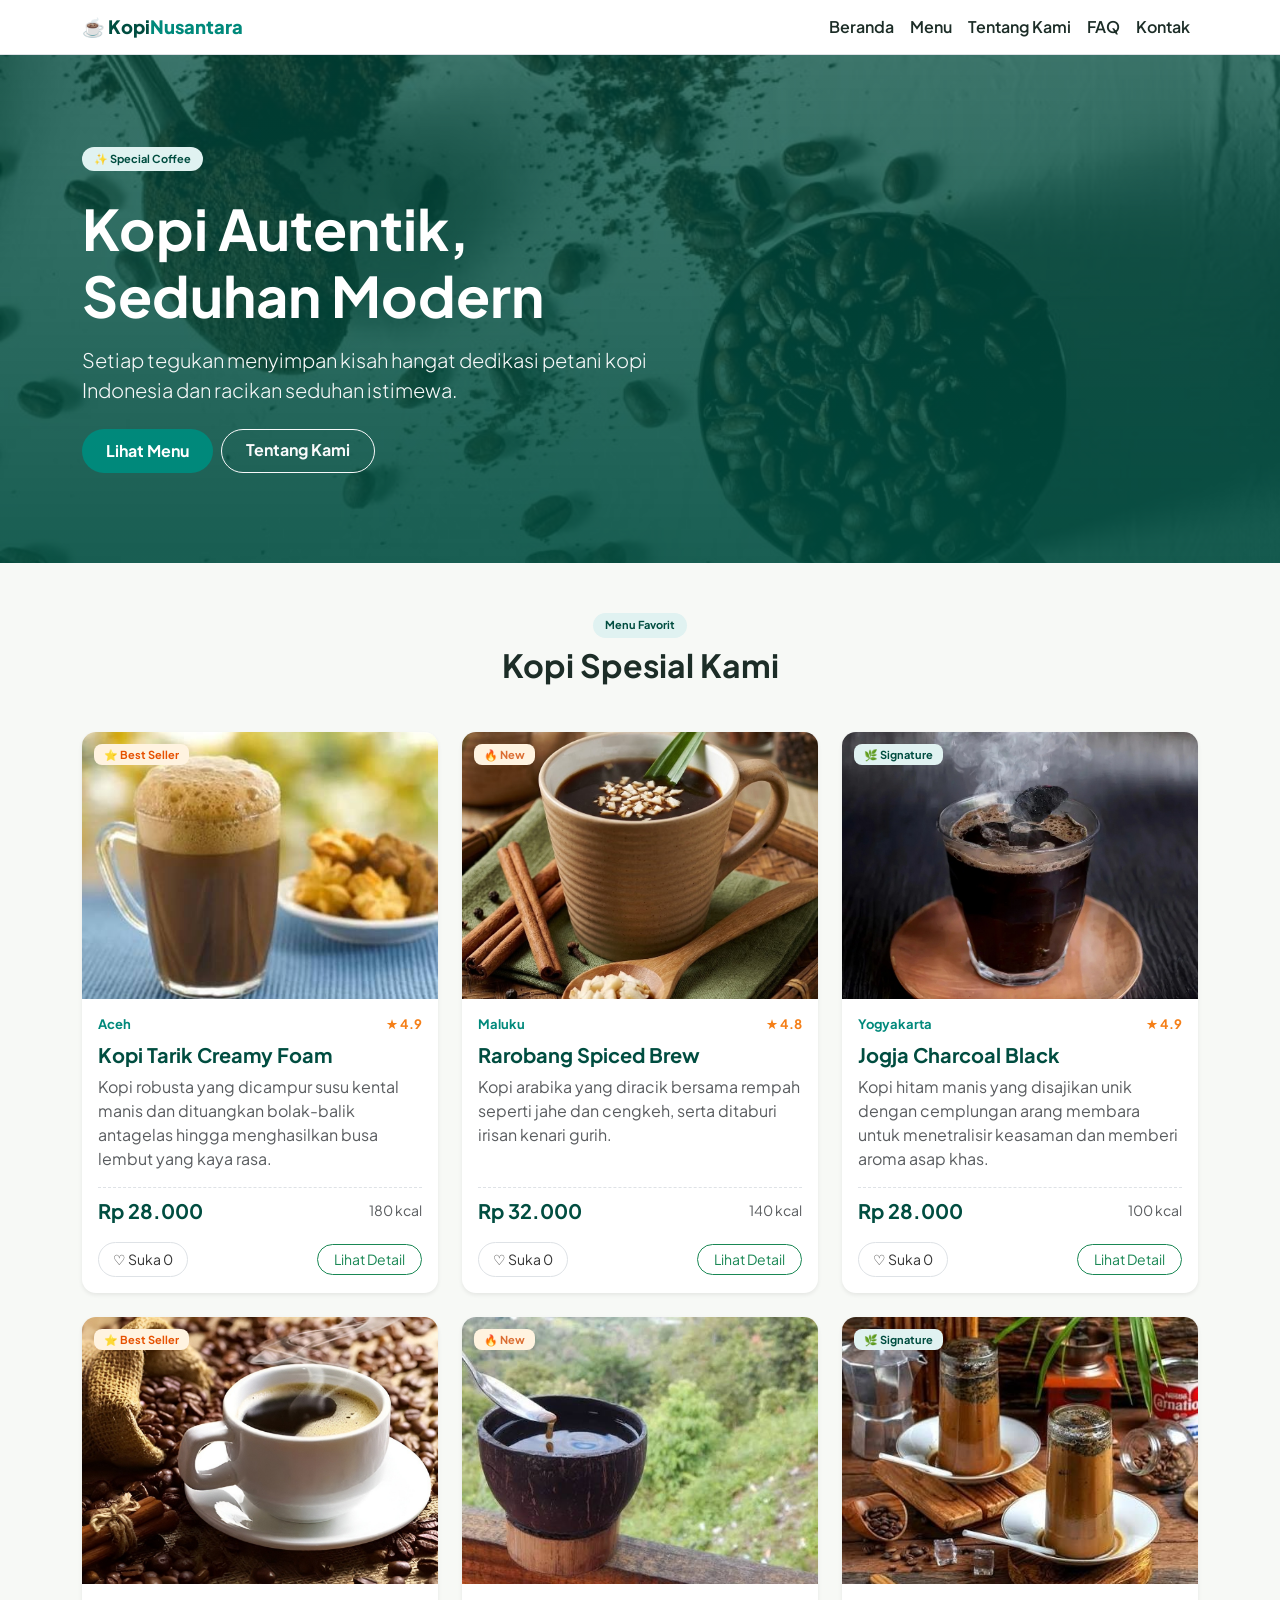
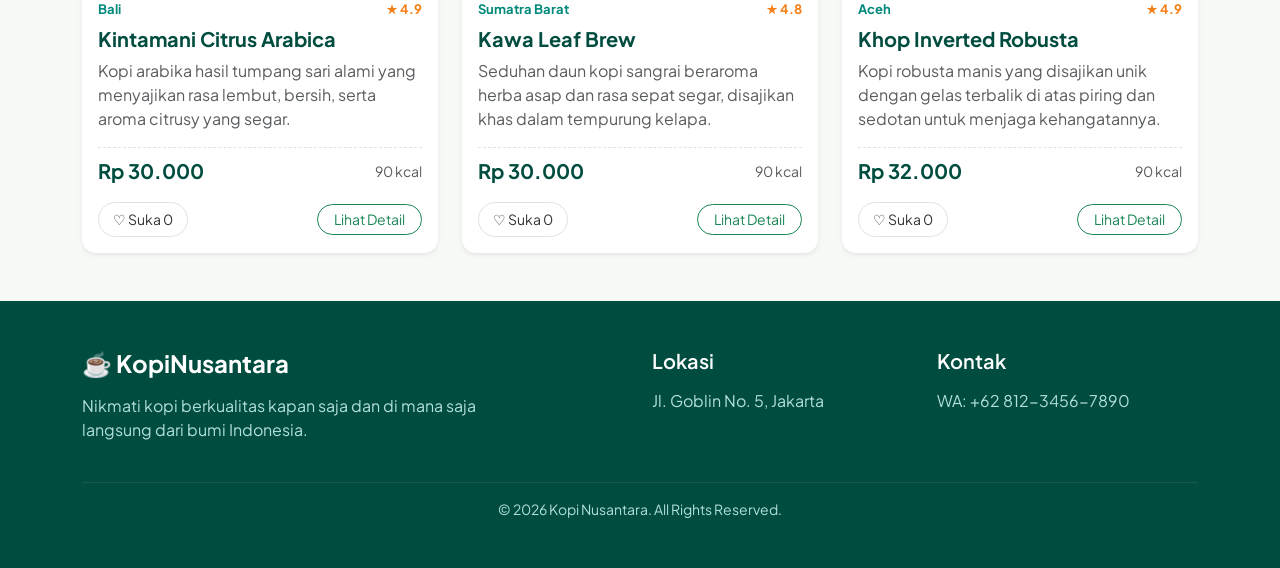
<file: KopiNusantara-Pert6-kel5/index.html>
<!DOCTYPE html>
<html lang="id">
<head>
    <meta charset="UTF-8">
    <meta name="viewport" content="width=device-width, initial-scale=1.0">
    <title>Kopi Nusantara - Kelompok 5</title>
    
    <link rel="preconnect" href="https://fonts.googleapis.com">
    <link rel="preconnect" href="https://fonts.gstatic.com" crossorigin>
    <link href="https://fonts.googleapis.com/css2?family=Plus+Jakarta+Sans:wght@400;500;600;700;800&display=swap" rel="stylesheet">
    <link href="https://cdn.jsdelivr.net/npm/bootstrap@5.3.3/dist/css/bootstrap.min.css" rel="stylesheet">
    <link rel="stylesheet" href="style.css">
</head>
<body>

    <!-- Navigation -->
    <nav class="navbar navbar-expand-lg navbar-light bg-white sticky-top border-bottom">
        <div class="container">
            <a class="navbar-brand logo" href="#">☕ Kopi<b>Nusantara</b></a>
            
            <button class="navbar-toggler" type="button" data-bs-toggle="collapse" data-bs-target="#navMenu" aria-controls="navMenu" aria-expanded="false" aria-label="Toggle navigation">
                <span class="navbar-toggler-icon"></span>
            </button>
            
            <div class="collapse navbar-collapse justify-content-end" id="navMenu">
                <ul class="navbar-nav">
                    <li class="nav-item"><a class="nav-link" href="#beranda">Beranda</a></li>
                    <li class="nav-item"><a class="nav-link" href="#menu">Menu</a></li>
                    <li class="nav-item"><a class="nav-link" href="#tentang">Tentang Kami</a></li>
                    <li class="nav-item"><a class="nav-link" href="#faq">FAQ</a></li>
                    <li class="nav-item"><a class="nav-link" href="#kontak">Kontak</a></li>
                </ul>
            </div>
        </div>
    </nav>

    <!-- Header -->
    <header id="beranda" class="hero-section text-white d-flex align-items-center">
        <div class="container text-center text-lg-start">
            <div class="row align-items-center">
                <div class="col-lg-7">
                    <span class="tag mb-3">✨ Special Coffee</span>
                    <h1 class="display-4 fw-bold mt-2 mb-3">Kopi Autentik,<br>Seduhan Modern</h1>
                    <p class="lead mb-4 text-light">Setiap tegukan menyimpan kisah hangat dedikasi petani kopi Indonesia dan racikan seduhan istimewa.</p>
                    <div class="d-flex flex-column flex-sm-row gap-2 justify-content-center justify-content-lg-start">
                        <a href="#menu" class="btn btn-coffee">Lihat Menu</a>
                        <a href="#tentang" class="btn btn-outline-light rounded-pill px-4 py-2 fw-bold">Tentang Kami</a>
                    </div>
                </div>
            </div>
        </div>
    </header>

<!-- Container Menu -->
    <section id="menu" class="py-5">
        <div class="container">
            <div class="text-center mb-5">
                <span class="tag">Menu Favorit</span>
                <h2 class="fw-bold mt-2">Kopi Spesial Kami</h2>
            </div>

            <div class="row g-4">
                
                <!-- Menu 1 -->
                <div class="col-12 col-md-6 col-lg-4">
                    <div class="card h-100 product-card shadow-sm border-0">
                        <div class="img-box position-relative">
                            <span class="badge badge-bestseller">⭐ Best Seller</span>
                            <img src="assets/kopitarik.jpeg" alt="Kopi Tarik" class="card-img-top">
                        </div>
                        <div class="card-body d-flex flex-column">
                            <div class="d-flex justify-content-between align-items-center mb-2">
                                <span class="daerah fw-bold">Aceh</span>
                                <span class="rate fw-bold">★ 4.9</span>
                            </div>
                            <h5 class="card-title fw-bold text-dark-green">Kopi Tarik Creamy Foam</h5>
                            <p class="card-text text-muted flex-grow-1">Kopi robusta yang dicampur susu kental manis dan dituangkan bolak-balik antagelas hingga menghasilkan busa lembut yang kaya rasa.</p>
                            <div class="d-flex justify-content-between align-items-center pt-2 border-top border-dashed mb-3">
                                <span class="harga fw-bold fs-5">Rp 28.000</span>
                                <span class="text-muted small">180 kcal</span>
                            </div>
                            <div class="d-flex justify-content-between align-items-center">
                                <button class="like-btn" type="button">
                                    <span class="heart">♡</span> <span class="like-text">Suka</span> <span class="like-count">0</span>
                                </button>
                                <button class="btn btn-sm btn-outline-success rounded-pill px-3" data-bs-toggle="modal" data-bs-target="#modalKopiTarik">
                                    Lihat Detail
                                </button>
                            </div>
                        </div>
                    </div>
                </div>

                <!-- Menu 2 -->
                <div class="col-12 col-md-6 col-lg-4">
                    <div class="card h-100 product-card shadow-sm border-0">
                        <div class="img-box position-relative">
                            <span class="badge badge-new">🔥 New</span>
                            <img src="assets/kopirarobang.jpeg" alt="Kopi Rarobang" class="card-img-top">
                        </div>
                        <div class="card-body d-flex flex-column">
                            <div class="d-flex justify-content-between align-items-center mb-2">
                                <span class="daerah fw-bold">Maluku</span>
                                <span class="rate fw-bold">★ 4.8</span>
                            </div>
                            <h5 class="card-title fw-bold text-dark-green">Rarobang Spiced Brew</h5>
                            <p class="card-text text-muted flex-grow-1">Kopi arabika yang diracik bersama rempah seperti jahe dan cengkeh, serta ditaburi irisan kenari gurih.</p>
                            <div class="d-flex justify-content-between align-items-center pt-2 border-top border-dashed mb-3">
                                <span class="harga fw-bold fs-5">Rp 32.000</span>
                                <span class="text-muted small">140 kcal</span>
                            </div>
                            <div class="d-flex justify-content-between align-items-center">
                                <button class="like-btn" type="button">
                                    <span class="heart">♡</span> <span class="like-text">Suka</span> <span class="like-count">0</span>
                                </button>
                                <button class="btn btn-sm btn-outline-success rounded-pill px-3" data-bs-toggle="modal" data-bs-target="#modalRarobang">
                                    Lihat Detail
                                </button>
                            </div>
                        </div>
                    </div>
                </div>

                <!-- Menu 3 -->
                <div class="col-12 col-md-6 col-lg-4">
                    <div class="card h-100 product-card shadow-sm border-0">
                        <div class="img-box position-relative">
                            <span class="badge badge-signature">🌿 Signature</span>
                            <img src="assets/kopijos.jpeg" alt="Kopi Jos" class="card-img-top">
                        </div>
                        <div class="card-body d-flex flex-column">
                            <div class="d-flex justify-content-between align-items-center mb-2">
                                <span class="daerah fw-bold">Yogyakarta</span>
                                <span class="rate fw-bold">★ 4.9</span>
                            </div>
                            <h5 class="card-title fw-bold text-dark-green">Jogja Charcoal Black</h5>
                            <p class="card-text text-muted flex-grow-1">Kopi hitam manis yang disajikan unik dengan cemplungan arang membara untuk menetralisir keasaman dan memberi aroma asap khas.</p>
                            <div class="d-flex justify-content-between align-items-center pt-2 border-top border-dashed mb-3">
                                <span class="harga fw-bold fs-5">Rp 28.000</span>
                                <span class="text-muted small">100 kcal</span>
                            </div>
                            <div class="d-flex justify-content-between align-items-center">
                                <button class="like-btn" type="button">
                                    <span class="heart">♡</span> <span class="like-text">Suka</span> <span class="like-count">0</span>
                                </button>
                                <button class="btn btn-sm btn-outline-success rounded-pill px-3" data-bs-toggle="modal" data-bs-target="#modalKopiJos">
                                    Lihat Detail
                                </button>
                            </div>
                        </div>
                    </div>
                </div>

                <!-- Menu 4 -->
                <div class="col-12 col-md-6 col-lg-4">
                    <div class="card h-100 product-card shadow-sm border-0">
                        <div class="img-box position-relative">
                            <span class="badge badge-bestseller">⭐ Best Seller</span>
                            <img src="assets/kopikintamani.jpeg" alt="Kopi Kintamani" class="card-img-top">
                        </div>
                        <div class="card-body d-flex flex-column">
                            <div class="d-flex justify-content-between align-items-center mb-2">
                                <span class="daerah fw-bold">Bali</span>
                                <span class="rate fw-bold">★ 4.9</span>
                            </div>
                            <h5 class="card-title fw-bold text-dark-green">Kintamani Citrus Arabica</h5>
                            <p class="card-text text-muted flex-grow-1">Kopi arabika hasil tumpang sari alami yang menyajikan rasa lembut, bersih, serta aroma citrusy yang segar.</p>
                            <div class="d-flex justify-content-between align-items-center pt-2 border-top border-dashed mb-3">
                                <span class="harga fw-bold fs-5">Rp 30.000</span>
                                <span class="text-muted small">90 kcal</span>
                            </div>
                            <div class="d-flex justify-content-between align-items-center">
                                <button class="like-btn" type="button">
                                    <span class="heart">♡</span> <span class="like-text">Suka</span> <span class="like-count">0</span>
                                </button>
                                <button class="btn btn-sm btn-outline-success rounded-pill px-3" data-bs-toggle="modal" data-bs-target="#modalKintamani">
                                    Lihat Detail
                                </button>
                            </div>
                        </div>
                    </div>
                </div>

                <!-- Menu 5 -->
                <div class="col-12 col-md-6 col-lg-4">
                    <div class="card h-100 product-card shadow-sm border-0">
                        <div class="img-box position-relative">
                            <span class="badge badge-new">🔥 New</span>
                            <img src="assets/kopikawa.jpeg" alt="Kopi Kawa" class="card-img-top">
                        </div>
                        <div class="card-body d-flex flex-column">
                            <div class="d-flex justify-content-between align-items-center mb-2">
                                <span class="daerah fw-bold">Sumatra Barat</span>
                                <span class="rate fw-bold">★ 4.8</span>
                            </div>
                            <h5 class="card-title fw-bold text-dark-green">Kawa Leaf Brew</h5>
                            <p class="card-text text-muted flex-grow-1">Seduhan daun kopi sangrai beraroma herba asap dan rasa sepat segar, disajikan khas dalam tempurung kelapa.</p>
                            <div class="d-flex justify-content-between align-items-center pt-2 border-top border-dashed mb-3">
                                <span class="harga fw-bold fs-5">Rp 30.000</span>
                                <span class="text-muted small">90 kcal</span>
                            </div>
                            <div class="d-flex justify-content-between align-items-center">
                                <button class="like-btn" type="button">
                                    <span class="heart">♡</span> <span class="like-text">Suka</span> <span class="like-count">0</span>
                                </button>
                                <button class="btn btn-sm btn-outline-success rounded-pill px-3" data-bs-toggle="modal" data-bs-target="#modalKawa">
                                    Lihat Detail
                                </button>
                            </div>
                        </div>
                    </div>
                </div>

                <!-- Menu 6 -->
                <div class="col-12 col-md-6 col-lg-4">
                    <div class="card h-100 product-card shadow-sm border-0">
                        <div class="img-box position-relative">
                            <span class="badge badge-signature">🌿 Signature</span>
                            <img src="assets/kopiKhop.jpeg" alt="Kopi Khop" class="card-img-top">
                        </div>
                        <div class="card-body d-flex flex-column">
                            <div class="d-flex justify-content-between align-items-center mb-2">
                                <span class="daerah fw-bold">Aceh</span>
                                <span class="rate fw-bold">★ 4.9</span>
                            </div>
                            <h5 class="card-title fw-bold text-dark-green">Khop Inverted Robusta</h5>
                            <p class="card-text text-muted flex-grow-1">Kopi robusta manis yang disajikan unik dengan gelas terbalik di atas piring dan sedotan untuk menjaga kehangatannya.</p>
                            <div class="d-flex justify-content-between align-items-center pt-2 border-top border-dashed mb-3">
                                <span class="harga fw-bold fs-5">Rp 32.000</span>
                                <span class="text-muted small">90 kcal</span>
                            </div>
                            <div class="d-flex justify-content-between align-items-center">
                                <button class="like-btn" type="button">
                                    <span class="heart">♡</span> <span class="like-text">Suka</span> <span class="like-count">0</span>
                                </button>
                                <button class="btn btn-sm btn-outline-success rounded-pill px-3" data-bs-toggle="modal" data-bs-target="#modalKhop">
                                    Lihat Detail
                                </button>
                            </div>
                        </div>
                    </div>
                </div>

            </div>
        </div>
    </section>
    
    <!-- Detail Kopi Tarik -->
    <div class="modal fade" id="modalKopiTarik" tabindex="-1" aria-labelledby="labelTarik" aria-hidden="true">
        <div class="modal-dialog modal-dialog-centered">
            <div class="modal-content rounded-4 border-0 shadow overflow-hidden">
                <div class="modal-header border-0 pb-0">
                    <h4 class="modal-title fw-bold text-dark-green" id="labelTarik">Kopi Tarik Creamy Foam</h4>
                </div>
                <div class="modal-body text-start">
                    <div class="modal-img-box mb-3 shadow-sm">
                        <img src="assets/kopitarik.jpeg" alt="Kopi Tarik">
                    </div>
                    <div class="d-flex justify-content-between align-items-center mb-3">
                        <span class="badge text-bg-success py-2 px-3">Tradisi: Meulaboh, Aceh</span>
                        <span class="fw-bold text-dark-green fs-4">Rp 28.000</span>
                    </div>
                    <h6 class="fw-bold mb-1">Karakter & Profil Rasa:</h6>
                    <p class="text-muted small">Cenderung tebal (full body), legit manis, dan menghasilkan lapisan busa lembut tebal secara alami tanpa mesin espresso.</p>
                    
                    <h6 class="fw-bold mb-1">Metode Racikan Tradisional:</h6>
                    <p class="text-muted small">Bubuk robusta diseduh menggunakan kain saringan panjang khas kedai Aceh, lalu dioper bolak-balik di udara setinggi 1 meter agar cairan kopi bersatu sempurna dengan susu kental manis dan teroksigenasi.</p>
                    
                    <div class="bg-light p-3 rounded-3 small text-secondary">
                        <div>☕ <b>Jenis Biji:</b> Robusta Dataran Rendah Aceh</div>
                        <div>🧊 <b>Saran Penyajian:</b> Paling nikmat diminum hangat di pagi hari atau bersama es batu di siang hari.</div>
                        <div>🔥 <b>Kandungan:</b> 180 kcal | Kafein tinggi</div>
                    </div>
                </div>
                <div class="modal-footer border-0 pt-0">
                    <button type="button" class="btn btn-secondary rounded-pill px-4" data-bs-dismiss="modal">Tutup</button>
                    <a href="https://wa.me/6281234567890?text=Halo,%20saya%20mau%20pesan%20Kopi%20Tarik%20Creamy%20Foam" target="_blank" class="btn btn-coffee px-4">Pesan Sekarang</a>
                </div>
            </div>
        </div>
    </div>

    <!-- Detail Rarobang -->
    <div class="modal fade" id="modalRarobang" tabindex="-1" aria-labelledby="labelRarobang" aria-hidden="true">
        <div class="modal-dialog modal-dialog-centered">
            <div class="modal-content rounded-4 border-0 shadow overflow-hidden">
                <div class="modal-header border-0 pb-0">
                    <h4 class="modal-title fw-bold text-dark-green" id="labelRarobang">Rarobang Spiced Brew</h4>
                </div>
                <div class="modal-body text-start">
                    <div class="modal-img-box mb-3 shadow-sm">
                        <img src="assets/kopirarobang.jpeg" alt="Kopi Rarobang">
                    </div>
                    <div class="d-flex justify-content-between align-items-center mb-3">
                        <span class="badge text-bg-warning py-2 px-3">Tradisi: Ambon, Maluku</span>
                        <span class="fw-bold text-dark-green fs-4">Rp 32.000</span>
                    </div>
                    <h6 class="fw-bold mb-1">Karakter & Profil Rasa:</h6>
                    <p class="text-muted small">Hangat pedas di tenggorokan, wangi rempah aromatik semerbak, dengan sensasi gurih renyah dari cincangan kacang kenari.</p>
                    
                    <h6 class="fw-bold mb-1">Metode Racikan Tradisional:</h6>
                    <p class="text-muted small">Kopi arabika direbus bersama jahe merah geprek, cengkeh Maluku, kayu manis, dan serai. Disajikan panas bersama taburan irisan biji kenari sangrai gurih di atas cangkir.</p>
                    
                    <div class="bg-light p-3 rounded-3 small text-secondary">
                        <div>🌿 <b>Rempah Utama:</b> Cengkeh, Kayu Manis, Jahe Merah, Kenari Ambon</div>
                        <div>💪 <b>Manfaat:</b> Menghangatkan badan, meningkatkan imunitas, dan melancarkan sirkulasi darah.</div>
                        <div>🔥 <b>Kandungan:</b> 140 kcal | Bebas susu</div>
                    </div>
                </div>
                <div class="modal-footer border-0 pt-0">
                    <button type="button" class="btn btn-secondary rounded-pill px-4" data-bs-dismiss="modal">Tutup</button>
                    <a href="https://wa.me/6281234567890?text=Halo,%20saya%20mau%20pesan%20Rarobang%20Spiced%20Brew" target="_blank" class="btn btn-coffee px-4">Pesan Sekarang</a>
                </div>
            </div>
        </div>
    </div>

    <!-- Detail Kopi Jos -->
    <div class="modal fade" id="modalKopiJos" tabindex="-1" aria-labelledby="labelJos" aria-hidden="true">
        <div class="modal-dialog modal-dialog-centered">
            <div class="modal-content rounded-4 border-0 shadow overflow-hidden">
                <div class="modal-header border-0 pb-0">
                    <h4 class="modal-title fw-bold text-dark-green" id="labelJos">Jogja Charcoal Black</h4>
                </div>
                <div class="modal-body text-start">
                    <div class="modal-img-box mb-3 shadow-sm">
                        <img src="assets/kopijos.jpeg" alt="Kopi Jos">
                    </div>
                    <div class="d-flex justify-content-between align-items-center mb-3">
                        <span class="badge text-bg-dark py-2 px-3">Tradisi: Malioboro, Yogyakarta</span>
                        <span class="fw-bold text-dark-green fs-4">Rp 28.000</span>
                    </div>
                    <h6 class="fw-bold mb-1">Karakter & Profil Rasa:</h6>
                    <p class="text-muted small">Aroma asap (smoky) yang khas, rasa manis seimbang, dan tingkat keasaman kopi yang sangat rendah berkat proses netralisasi alami.</p>
                    
                    <h6 class="fw-bold mb-1">Metode Racikan Tradisional:</h6>
                    <p class="text-muted small">Kopi tubruk manis panas langsung dicemplungi bongkahan arang kayu membara. Karbon aktif pada arang bekerja menyerap asam lambung serta zat polutan mikro dari air seduhan.</p>
                    
                    <div class="bg-light p-3 rounded-3 small text-secondary">
                        <div>🪵 <b>Material Khusus:</b> Arang kayu keras membara khusus pangan (Food-grade charcoal)</div>
                        <div>✨ <b>Khasiat:</b> Aman untuk penderita lambung sensitif dan meredakan kembung.</div>
                        <div>🔥 <b>Kandungan:</b> 100 kcal | Gula tebu murni</div>
                    </div>
                </div>
                <div class="modal-footer border-0 pt-0">
                    <button type="button" class="btn btn-secondary rounded-pill px-4" data-bs-dismiss="modal">Tutup</button>
                    <a href="https://wa.me/6281234567890?text=Halo,%20saya%20mau%20pesan%20Jogja%20Charcoal%20Black" target="_blank" class="btn btn-coffee px-4">Pesan Sekarang</a>
                </div>
            </div>
        </div>
    </div>

    <!-- Detail Kopi Kintamani -->
    <div class="modal fade" id="modalKintamani" tabindex="-1" aria-labelledby="labelKintamani" aria-hidden="true">
        <div class="modal-dialog modal-dialog-centered">
            <div class="modal-content rounded-4 border-0 shadow overflow-hidden">
                <div class="modal-header border-0 pb-0">
                    <h4 class="modal-title fw-bold text-dark-green" id="labelKintamani">Kintamani Citrus Arabica</h4>
                </div>
                <div class="modal-body text-start">
                    <div class="modal-img-box mb-3 shadow-sm">
                        <img src="assets/kopikintamani.jpeg" alt="Kopi Kintamani">
                    </div>
                    <div class="d-flex justify-content-between align-items-center mb-3">
                        <span class="badge text-bg-primary py-2 px-3">Tradisi: Dataran Tinggi Kintamani, Bali</span>
                        <span class="fw-bold text-dark-green fs-4">Rp 30.000</span>
                    </div>
                    <h6 class="fw-bold mb-1">Karakter & Profil Rasa:</h6>
                    <p class="text-muted small">Cita rasa bersih (clean finish), body medium, dengan sensasi notes buah jeruk segar (citrusy) yang manis dan tidak pahit getir.</p>
                    
                    <h6 class="fw-bold mb-1">Keunikan Perkebunan:</h6>
                    <p class="text-muted small">Pohon kopi ditanam bersandingan dengan kebun pohon jeruk Bali di lereng Gunung Batur lewat irigasi subak abian, sehingga aroma buah jeruk terserap alami ke dalam biji kopi.</p>
                    
                    <div class="bg-light p-3 rounded-3 small text-secondary">
                        <div>🍊 <b>Tasting Notes:</b> Orange peel, floral, cane sugar finish</div>
                        <div>🌱 <b>Pengolahan:</b> Fully Washed / Manual Pour Over</div>
                        <div>🔥 <b>Kandungan:</b> 90 kcal | Rendah kalori tanpa gula tambahan</div>
                    </div>
                </div>
                <div class="modal-footer border-0 pt-0">
                    <button type="button" class="btn btn-secondary rounded-pill px-4" data-bs-dismiss="modal">Tutup</button>
                    <a href="https://wa.me/6281234567890?text=Halo,%20saya%20mau%20pesan%20Kintamani%20Citrus%20Arabica" target="_blank" class="btn btn-coffee px-4">Pesan Sekarang</a>
                </div>
            </div>
        </div>
    </div>

    <!-- Detail Kawa Leaf Brew -->
    <div class="modal fade" id="modalKawa" tabindex="-1" aria-labelledby="labelKawa" aria-hidden="true">
        <div class="modal-dialog modal-dialog-centered">
            <div class="modal-content rounded-4 border-0 shadow overflow-hidden">
                <div class="modal-header border-0 pb-0">
                    <h4 class="modal-title fw-bold text-dark-green" id="labelKawa">Kawa Leaf Brew</h4>
                </div>
                <div class="modal-body text-start">
                    <div class="modal-img-box mb-3 shadow-sm">
                        <img src="assets/kopikawa.jpeg" alt="Kopi Kawa">
                    </div>
                    <div class="d-flex justify-content-between align-items-center mb-3">
                        <span class="badge text-bg-info text-white py-2 px-3">Tradisi: Tanah Datar, Sumatra Barat</span>
                        <span class="fw-bold text-dark-green fs-4">Rp 30.000</span>
                    </div>
                    <h6 class="fw-bold mb-1">Karakter & Profil Rasa:</h6>
                    <p class="text-muted small">Menyerupai seduhan teh kental aromatik dengan sentuhan harum asap daun bakar (toasted herbs) serta rasa kelat segar yang menyegarkan.</p>
                    
                    <h6 class="fw-bold mb-1">Sejarah & Cara Penyajian:</h6>
                    <p class="text-muted small">Lahir pada era tanam paksa ketika warga dilarang menyeduh biji kopi. Daun kopi diasapi di atas perapian kayu, diseduh air mendidih, lalu disajikan otentik di dalam tempurung kelapa beralaskan potongan bambu.</p>
                    
                    <div class="bg-light p-3 rounded-3 small text-secondary">
                        <div>🥥 <b>Wadah Saji:</b> Sayak (Tempurung kelapa asli)</div>
                        <div>🍃 <b>Bahan Dasar:</b> Daun kopi sangrai asap tradisional Minangkabau</div>
                        <div>🔥 <b>Kandungan:</b> 90 kcal | Kaya antioksidan polifenol</div>
                    </div>
                </div>
                <div class="modal-footer border-0 pt-0">
                    <button type="button" class="btn btn-secondary rounded-pill px-4" data-bs-dismiss="modal">Tutup</button>
                    <a href="https://wa.me/6281234567890?text=Halo,%20saya%20mau%20pesan%20Kawa%20Leaf%20Brew" target="_blank" class="btn btn-coffee px-4">Pesan Sekarang</a>
                </div>
            </div>
        </div>
    </div>

    <!-- Detail Kopi Khop -->
    <div class="modal fade" id="modalKhop" tabindex="-1" aria-labelledby="labelKhop" aria-hidden="true">
        <div class="modal-dialog modal-dialog-centered">
            <div class="modal-content rounded-4 border-0 shadow overflow-hidden">
                <div class="modal-header border-0 pb-0">
                    <h4 class="modal-title fw-bold text-dark-green" id="labelKhop">Khop Inverted Robusta</h4>
                </div>
                <div class="modal-body text-start">
                    <div class="modal-img-box mb-3 shadow-sm">
                        <img src="assets/kopiKhop.jpeg" alt="Kopi Khop">
                    </div>
                    <div class="d-flex justify-content-between align-items-center mb-3">
                        <span class="badge text-bg-secondary py-2 px-3">Tradisi: Pesisir Barat Aceh</span>
                        <span class="fw-bold text-dark-green fs-4">Rp 32.000</span>
                    </div>
                    <h6 class="fw-bold mb-1">Karakter & Profil Rasa:</h6>
                    <p class="text-muted small">Cita rasa pahit pekat mantap, body sangat tebal, dengan rasa manis yang bertahan hangat hingga tegukan paling akhir.</p>
                    
                    <h6 class="fw-bold mb-1">Cara Unik Menikmatinya:</h6>
                    <p class="text-muted small">Gelas disajikan terbalik di atas piring datar agar kopi tetap panas dan terhindar dari debu pantai. Gunakan sedotan untuk meniup perlahan agar air kopi mengalir ke piring, lalu sesap nikmat.</p>
                    
                    <div class="bg-light p-3 rounded-3 small text-secondary">
                        <div>🌊 <b>Warisan Budaya:</b> Kopi pesisir nelayan Meulaboh WBTb Indonesia</div>
                        <div>🥤 <b>Metode Minum:</b> Diseruput melalui piring atau sedotan khusus</div>
                        <div>🔥 <b>Kandungan:</b> 90 kcal | Full body Robusta</div>
                    </div>
                </div>
                <div class="modal-footer border-0 pt-0">
                    <button type="button" class="btn btn-secondary rounded-pill px-4" data-bs-dismiss="modal">Tutup</button>
                    <a href="https://wa.me/6281234567890?text=Halo,%20saya%20mau%20pesan%20Khop%20Inverted%20Robusta" target="_blank" class="btn btn-coffee px-4">Pesan Sekarang</a>
                </div>
            </div>
        </div>
    </div>
    <script src="https://code.jquery.com/jquery-3.7.1.min.js"></script>
    <script src="https://cdn.jsdelivr.net/npm/bootstrap@5.3.3/dist/js/bootstrap.bundle.min.js"></script>
    <script src="script.js"></script>

    <!-- Footer -->
    <footer id="kontak" class="footer py-5 text-light">
        <div class="container">
            <div class="row g-4 mb-4">
                <div class="col-md-6 col-lg-5">
                    <h4 class="text-white fw-bold mb-3">☕ KopiNusantara</h4>
                    <p class="text-footer-muted">Nikmati kopi berkualitas kapan saja dan di mana saja langsung dari bumi Indonesia.</p>
                </div>
                <div class="col-md-3 col-lg-3 offset-lg-1">
                    <h5 class="text-white fw-semibold mb-3">Lokasi</h5>
                    <p class="text-footer-muted mb-0">Jl. Goblin No. 5, Jakarta</p>
                </div>
                <div class="col-md-3 col-lg-3">
                    <h5 class="text-white fw-semibold mb-3">Kontak</h5>
                    <p class="text-footer-muted mb-0">WA: +62 812-3456-7890</p>
                </div>
            </div>
            <div class="text-center pt-3 border-top border-secondary border-opacity-25 small text-footer-muted">
                &copy; 2026 Kopi Nusantara. All Rights Reserved.
            </div>
        </div>
    </footer>
</body>
</html>
</file>
<file: KopiNusantara-Pert6-kel5/style.css>
body {
    font-family: 'Plus Jakarta Sans', sans-serif;
    background-color: #f7f9f6;
    color: #1c2d27;
    overflow-x: hidden;
}

/* Navigation */
.logo {
    text-decoration: none;
    color: #004d40;
    font-size: 1.15rem;
    font-weight: 800;
}

.logo b {
    color: #00897b;
}

.navbar .nav-link {
    font-weight: 600;
    color: #1c2d27;
    border-radius: 8px;
    padding: 6px 14px;
    transition: 0.2s;
}

.navbar .nav-link:hover {
    color: #00897b;
    background: #f0fdf4;
}

/* Tag Kecil */
.tag {
    display: inline-block;
    background: #e0f2f1;
    color: #004d40;
    font-size: 11px;
    font-weight: 700;
    padding: 4px 12px;
    border-radius: 20px;
}

/* Header */
.hero-section {
    min-height: 480px;
    padding: 90px 0;
    background: linear-gradient(rgba(0, 77, 64, 0.75), rgba(0, 77, 64, 0.9)),
                url('assets/background.jpg') center/cover no-repeat;
}

.btn-coffee {
    background: #00897b;
    color: #ffffff;
    font-weight: 700;
    border-radius: 50px;
    padding: 10px 24px;
    border: none;
    text-decoration: none;
    display: inline-block;
}

.btn-coffee:hover {
    background: #00796b;
    color: #ffffff;
}

.product-card {
    border-radius: 14px;
    transition: transform 0.2s ease, box-shadow 0.2s ease;
}

.product-card:hover {
    transform: translateY(-4px);
    box-shadow: 0 10px 20px rgba(0, 0, 0, 0.08) !important;
}

.img-box {
    aspect-ratio: 4 / 3;
    overflow: hidden;
    border-radius: 14px 14px 0 0;
}

.img-box img {
    width: 100%;
    height: 100%;
    object-fit: cover;
    transition: transform 0.3s ease;
}

.product-card:hover .img-box img {
    transform: scale(1.05);
}

/* Menu */
.badge {
    position: absolute;
    top: 12px;
    left: 12px;
    font-size: 11px;
    font-weight: 700;
    padding: 5px 10px;
    border-radius: 8px;
    z-index: 2;
}

.badge-bestseller {
    background: #fff3e0;
    color: #e65100;
}

.badge-signature {
    background: #e0f2f1;
    color: #004d40;
}

.badge-new {
    background: #fff3e0;
    color: #db6e33;
}

.text-dark-green {
    color: #004d40;
}

.daerah {
    color: #00897b;
    font-size: 13px;
}

.rate {
    color: #f57f17;
    font-size: 13px;
}

.harga {
    color: #004d40;
}

.border-dashed {
    border-top-style: dashed !important;
}

.modal-img-box {
    width: 100%;
    aspect-ratio: 4 / 5;
    max-height: 480px;
    overflow: hidden;
    border-radius: 16px;
}

.modal-img-box img {
    width: 100%;
    height: 100%;
    object-fit: cover;
    object-position: center;
}

.text-accent {
    color: #00897b;
}

.custom-accordion .accordion-button:not(.collapsed) {
    background-color: #e0f2f1;
    color: #004d40;
    box-shadow: none;
}

.custom-accordion .accordion-button:focus {
    box-shadow: none;
    border-color: rgba(0, 137, 123, 0.25);
}

/* Tombol Like */
.like-btn {
    border: 1px solid #dee2e6;
    border-radius: 50px;
    background: #ffffff;
    color: #333333;
    font-size: 14px;
    padding: 6px 14px;
    cursor: pointer;
    transition: 0.2s ease;
    align-self: flex-start;
}

.like-btn:hover {
    background: #f8f9fa;
}

.like-btn.liked {
    background: #f3e1d2;
    border-color: #b9825b;
}

/* Footer */
.footer {
    background-color: #004d40;
}

.text-footer-muted {
    color: #b2dfdb;
}
</file>
